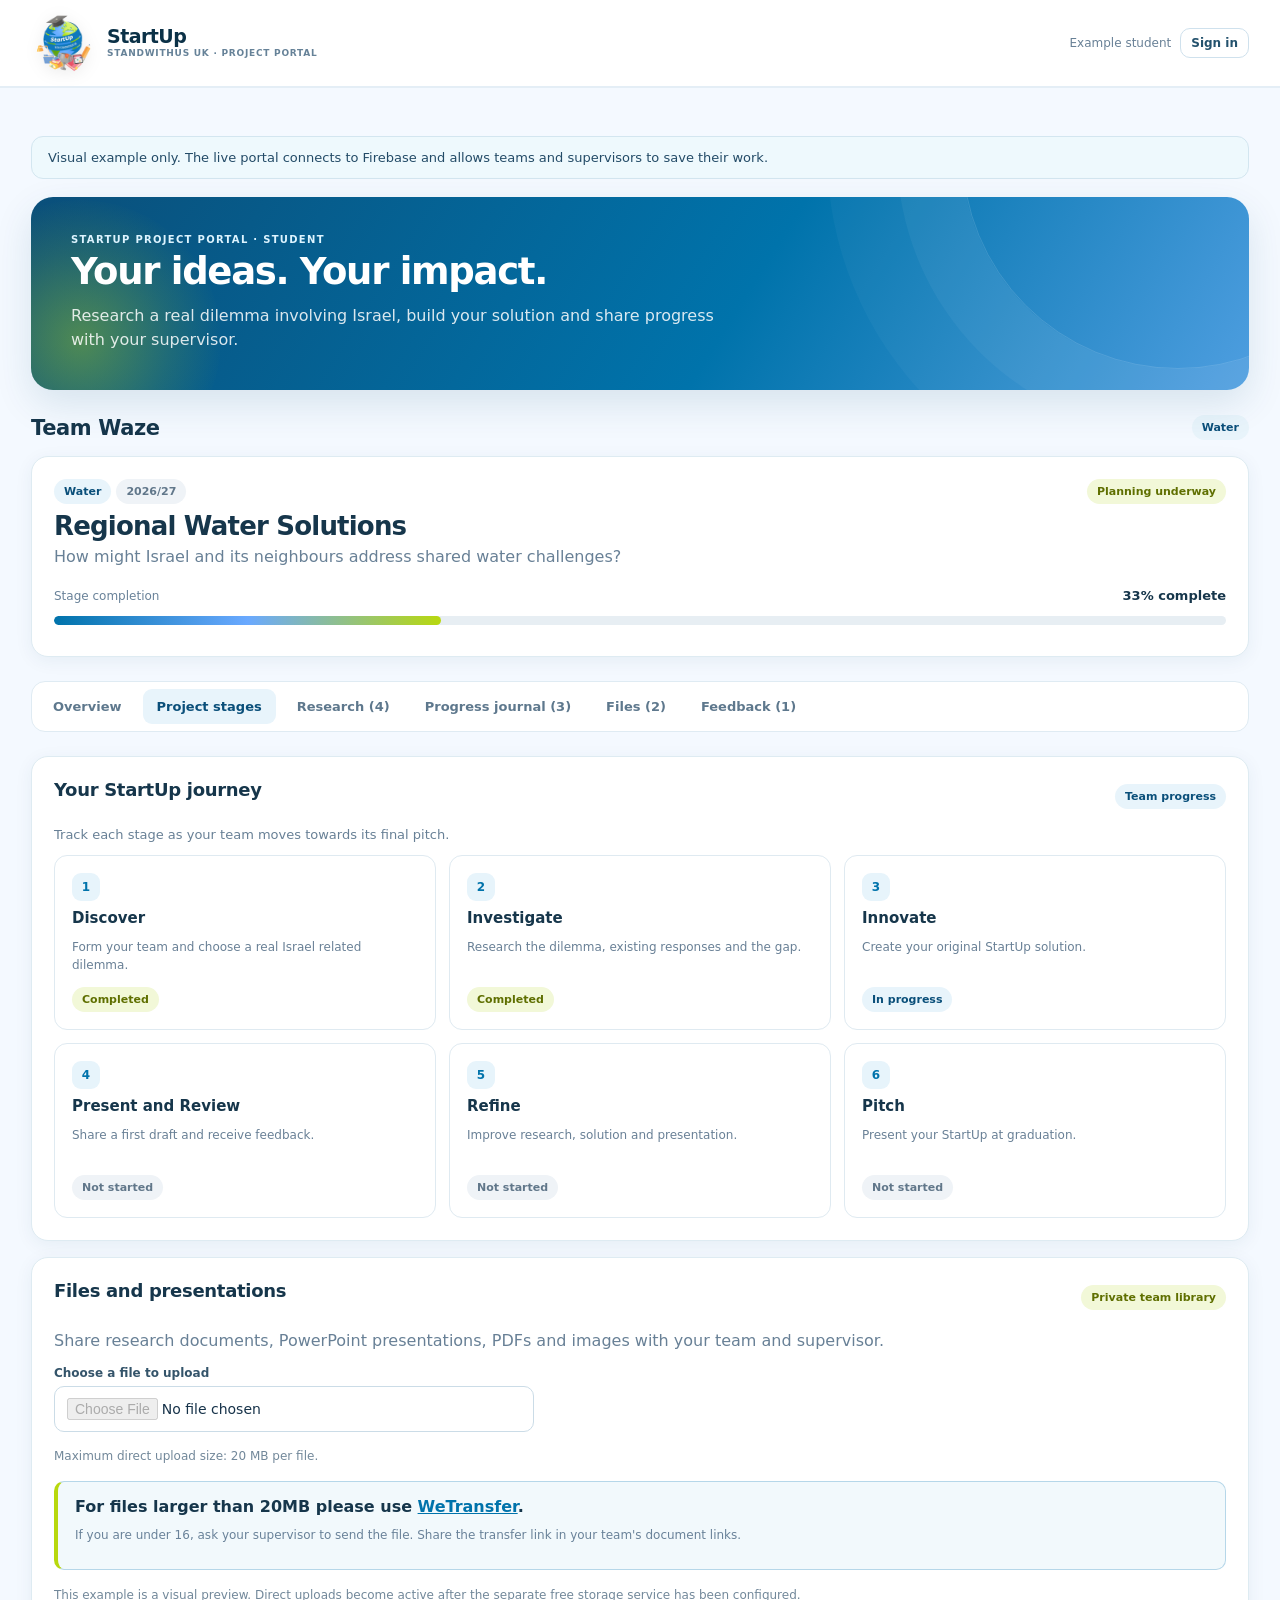
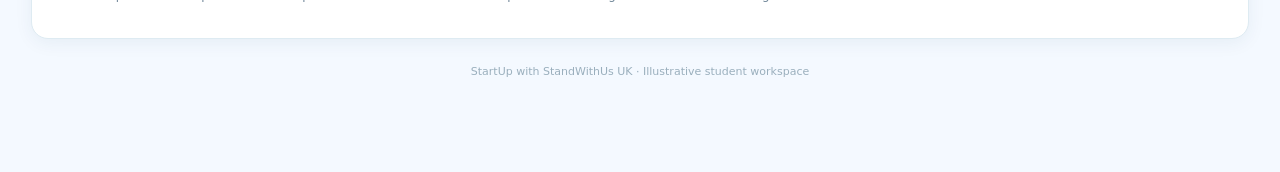
<file: preview.html>
<!doctype html>
<html lang="en-GB"><head><meta charset="utf-8"><meta name="viewport" content="width=device-width,initial-scale=1">
<title>StartUp Portal | Example Workspace</title>
<link rel="icon" type="image/png" href="favicon.png?v=3"><link rel="stylesheet" href="styles.css?v=3">
<style>.brandlogo{width:64px!important;height:64px!important;max-width:64px!important;max-height:64px!important;object-fit:contain!important} .demo-note{border:1px solid #d3e6f0;padding:13px 16px;border-radius:12px;margin:18px 0;background:#eef9fd;color:#234b67;font-size:13px}.membernames{display:flex;flex-wrap:wrap;gap:7px;margin-top:8px}.memberchip{display:inline-flex;align-items:center;border:1px solid #d5e8f5;background:#f3f9ff;color:#205574;border-radius:999px;padding:6px 11px;font-size:12px;font-weight:700}.roster-header{margin-top:15px}</style>
</head><body><div class="shell"><header class="topbar"><div class="topinner"><div class="brand"><img src="logo.png?v=3" alt="StartUp logo" class="brandlogo" width="64" height="64" style="width:64px;height:64px;object-fit:contain"><span>StartUp<small>StandWithUs UK · Project Portal</small></span></div><div class="topactions"><span class="muted" style="font-size:12px">Example student</span><a class="btn small outline" href="index.html">Sign in</a></div></div></header>
<main class="container"><div class="demo-note">Visual example only. The live portal connects to Firebase and allows teams and supervisors to save their work.</div>
<section class="hero"><div class="eyebrow">STARTUP PROJECT PORTAL · STUDENT</div><h1>Your ideas. Your impact.</h1><p>Research a real dilemma involving Israel, build your solution and share progress with your supervisor.</p></section>
<div class="pagehead"><h2>Team Waze</h2><span class="pill">Water</span></div>
<section class="card"><div class="teamheader"><div><span class="pill">Water</span> <span class="pill dim">2026/27</span><h2>Regional Water Solutions</h2><p class="muted" style="margin:0">How might Israel and its neighbours address shared water challenges?</p></div><span class="pill good">Planning underway</span></div>
<div class="row between" style="margin-top:22px"><span class="subtle">Stage completion</span><b style="font-size:13px">33% complete</b></div><div class="progressline"><span style="width:33%"></span></div></section>
<nav class="tabs" aria-label="Example workspace sections"><button class="tab">Overview</button><button class="tab active">Project stages</button><button class="tab">Research (4)</button><button class="tab">Progress journal (3)</button><button class="tab">Files (2)</button><button class="tab">Feedback (1)</button></nav>
<div class="card"><div class="sectionhead"><h3 class="sectiontitle">Your StartUp journey</h3><span class="pill">Team progress</span></div><p class="muted" style="font-size:13px">Track each stage as your team moves towards its final pitch.</p><div class="stagegrid">
<article class="stagecard"><div class="number">1</div><h4>Discover</h4><p>Form your team and choose a real Israel related dilemma.</p><span class="pill good">Completed</span></article>
<article class="stagecard"><div class="number">2</div><h4>Investigate</h4><p>Research the dilemma, existing responses and the gap.</p><span class="pill good">Completed</span></article>
<article class="stagecard"><div class="number">3</div><h4>Innovate</h4><p>Create your original StartUp solution.</p><span class="pill">In progress</span></article>
<article class="stagecard"><div class="number">4</div><h4>Present and Review</h4><p>Share a first draft and receive feedback.</p><span class="pill dim">Not started</span></article>
<article class="stagecard"><div class="number">5</div><h4>Refine</h4><p>Improve research, solution and presentation.</p><span class="pill dim">Not started</span></article>
<article class="stagecard"><div class="number">6</div><h4>Pitch</h4><p>Present your StartUp at graduation.</p><span class="pill dim">Not started</span></article>
</div></div><section class="card" style="margin-top:16px"><div class="sectionhead"><h3 class="sectiontitle">Files and presentations</h3><span class="pill good">Private team library</span></div><p class="muted">Share research documents, PowerPoint presentations, PDFs and images with your team and supervisor.</p><div class="field" style="max-width:480px"><label>Choose a file to upload</label><input type="file" disabled aria-label="Illustrative file upload control"></div><p class="hint">Maximum direct upload size: 20 MB per file.</p><div style="background:#f2f9fc;border:1px solid #b6d7e9;border-left:4px solid #b8d80e;border-radius:10px;padding:15px 17px;margin:16px 0"><strong>For files larger than 20MB please use <a href="https://wetransfer.com/" target="_blank" rel="noopener noreferrer">WeTransfer</a>.</strong><p class="subtle">If you are under 16, ask your supervisor to send the file. Share the transfer link in your team's document links.</p></div><p class="hint">This example is a visual preview. Direct uploads become active after the separate free storage service has been configured.</p></section><div class="foot">StartUp with StandWithUs UK · Illustrative student workspace</div></main></div></body></html>
</file>
<file: styles.css>
:root{--startup-blue:#0073ab;--startup-blue-dark:#0a4f7a;--startup-blue-soft:#e8f4fb;--startup-sky:#6aa9ff;--startup-green:#b8d80e;--startup-green-soft:#f2f8d8;--startup-ink:#16364b;--startup-slate:#5f7a8f;font-family:Inter,ui-sans-serif,system-ui,-apple-system,BlinkMacSystemFont,"Segoe UI",sans-serif;color:var(--startup-ink);background:#f4f9ff;font-synthesis:none}*{box-sizing:border-box}body{margin:0;min-height:100vh}button,input,textarea,select{font:inherit}button{cursor:pointer}a{color:var(--startup-blue)}a:hover{text-decoration:underline}button:focus-visible,input:focus-visible,select:focus-visible,textarea:focus-visible,a:focus-visible{outline:3px solid #86c6ff;outline-offset:2px}.shell{min-height:100vh} .topbar{background:#fff;border-bottom:2px solid #e4eef6;position:sticky;top:0;z-index:5} .topinner{max-width:1270px;padding:11px 26px;margin:auto;display:flex;align-items:center;justify-content:space-between;gap:12px} .brand{display:inline-flex;align-items:center;gap:12px;text-decoration:none;color:#0b3147;font-weight:850;font-size:19px;letter-spacing:-.55px;min-width:0} .brandlogo{width:64px;height:64px;max-width:64px;max-height:64px;object-fit:contain;display:block;flex-shrink:0;filter:drop-shadow(0 3px 8px rgba(0,0,0,.08))} .brand small{display:block;color:#668298;letter-spacing:.75px;text-transform:uppercase;font-weight:750;font-size:9px;line-height:1.45;max-width:215px}.authaside .brand small{color:#def4ff}.topactions{display:flex;gap:9px;align-items:center}.container{max-width:1270px;margin:0 auto;padding:30px 26px 68px}.hero{background:linear-gradient(122deg,#0a4f7a 0%,#0073ab 58%,#4e9ee0 100%);border-radius:22px;padding:37px 40px;color:#fff;position:relative;overflow:hidden;box-shadow:0 14px 38px rgba(0,71,107,.12)}.hero:after{content:"";border:1px solid #ffffff22;border-radius:50%;width:430px;height:430px;position:absolute;right:-145px;top:-260px;box-shadow:0 0 0 65px #ffffff0b,0 0 0 135px #ffffff08;pointer-events:none}.hero:before{content:"";position:absolute;inset:auto auto -90px -90px;width:280px;height:280px;background:radial-gradient(circle,#b8d80e66 0%,#b8d80e22 45%,transparent 72%);border-radius:50%;pointer-events:none}.hero>*{position:relative;z-index:1}.hero h1{font-size:clamp(25px,3vw,37px);line-height:1.1;letter-spacing:-1.3px;margin:7px 0 11px}.hero p{opacity:.85;margin:0;max-width:670px;line-height:1.55}.eyebrow{font-weight:850;letter-spacing:1.3px;font-size:10px;text-transform:uppercase;color:var(--startup-blue)}.hero .eyebrow{color:#ddf4ff}.pagehead{display:flex;justify-content:space-between;align-items:center;gap:14px;margin:25px 0 16px}.pagehead h2{margin:0;font-size:21px;letter-spacing:-.4px}.muted{color:#688096}.grid{display:grid;grid-template-columns:repeat(3,minmax(0,1fr));gap:15px}.grid2{display:grid;grid-template-columns:repeat(2,minmax(0,1fr));gap:15px} .card{background:white;border:1px solid #deebf2;border-radius:17px;padding:22px;box-shadow:0 4px 18px #103d5910}.teamcard{transition:transform .15s,border-color .15s}.teamcard:hover{transform:translateY(-2px);border-color:#88cbe7}.teamcard h3{font-size:18px;letter-spacing:-.4px;margin:11px 0 8px}.teamcard p{font-size:14px;line-height:1.55}.teammeta{display:flex;flex-wrap:wrap;align-items:center;gap:8px}.pill{border-radius:999px;padding:6px 10px;font-size:11px;font-weight:750;color:var(--startup-blue-dark);background:#e8f4fb;display:inline-block}.pill.dim{background:#eff3f7;color:#61778a}.pill.good{background:var(--startup-green-soft);color:#5f6f00}.btn{display:inline-flex;align-items:center;justify-content:center;gap:8px;border:1px solid transparent;padding:10px 14px;border-radius:10px;font-weight:800;font-size:13px;line-height:1.2;text-decoration:none;transition:background .15s,transform .15s;white-space:nowrap}.btn:hover{text-decoration:none;transform:translateY(-1px)}.btn.primary{background:var(--startup-blue);color:#fff}.btn.primary:hover{background:#055a86}.btn.secondary{background:var(--startup-green-soft);color:#5f6f00}.btn.outline{background:#fff;border-color:#cfe1ed;color:#24526d}.btn.danger{background:#fceced;color:#a43240}.btn.small{font-size:12px;padding:7px 10px}.btn:disabled{opacity:.55;cursor:default}.field{display:flex;flex-direction:column;gap:6px;margin-bottom:15px}.field label{font-size:12px;font-weight:800;color:#34546a}.field input,.field textarea,.field select{width:100%;background:#fff;border:1px solid #cbdce7;border-radius:10px;padding:11px 12px;color:#17334a;outline:none;font-size:14px}.field textarea{min-height:88px;resize:vertical;line-height:1.5}.field input:focus,.field textarea:focus,.field select:focus{border-color:var(--startup-blue);box-shadow:0 0 0 3px rgba(0,115,171,.12)}.hint{font-size:12px;color:#72889a;line-height:1.5}.empty{background:#f7fbff;border:1px dashed #c5dce9;border-radius:14px;text-align:center;padding:36px 22px;color:#698299}.empty strong{display:block;color:#24526d;margin-bottom:8px} .authwrap{min-height:100vh;display:grid;grid-template-columns:minmax(400px,44%) minmax(0,56%)} .authaside{background:linear-gradient(150deg,#0a4f7a 0%,#0073ab 64%,#4d9fe3 100%);color:#fff;padding:clamp(28px,4vw,68px);display:flex;flex-direction:column;justify-content:space-between;gap:38px;min-height:100vh;position:relative;overflow:hidden} .authaside h1{font-size:clamp(33px,3.5vw,57px);line-height:1.12;letter-spacing:-1.8px;max-width:580px;margin:20px 0 22px}.authaside:after{content:"";position:absolute;right:-70px;bottom:-70px;width:280px;height:280px;background:radial-gradient(circle,#b8d80e40 0%,#b8d80e12 50%,transparent 72%);border-radius:50%}.authaside p{max-width:480px;line-height:1.8;opacity:.9} .authaside .brand{color:#fff;position:relative;z-index:1;align-self:flex-start;background:rgba(255,255,255,.10);border:1px solid rgba(255,255,255,.18);padding:9px 16px 9px 9px;border-radius:18px;max-width:100%}.authaside .brandlogo{width:76px;height:76px;max-width:76px;max-height:76px} .authmain{display:grid;place-items:center;padding:48px clamp(22px,6vw,92px);background:#f8fbfe;min-width:0}.authbox{max-width:480px;width:100%}.authbox h2{font-size:29px;letter-spacing:-1px;margin:0 0 8px}.authbox p{color:#607b90;line-height:1.6}.authbox .btn{width:100%;padding:13px}.authfeatures{display:grid;gap:12px;margin-top:28px;position:relative;z-index:1}.authfeature{background:#ffffff12;border:1px solid #ffffff1f;padding:14px 16px;border-radius:12px;backdrop-filter:blur(4px)}.row{display:flex;gap:11px;align-items:center;flex-wrap:wrap}.between{justify-content:space-between}.stack{display:grid;gap:14px}.twofield{display:grid;grid-template-columns:1fr 1fr;gap:13px}.tabs{display:flex;gap:7px;overflow-x:auto;background:#fff;border:1px solid #dfebf3;padding:7px;border-radius:14px;margin:24px 0}.tab{border:none;background:transparent;color:#5e788d;padding:10px 14px;border-radius:9px;font-size:13px;font-weight:750;white-space:nowrap}.tab.active{background:#e8f4fb;color:var(--startup-blue-dark)}.teamheader{display:flex;gap:14px;justify-content:space-between;align-items:start}.teamheader h2{margin:7px 0 6px;font-size:26px;letter-spacing:-.8px}.progressline{height:9px;border-radius:999px;background:#e7eef3;overflow:hidden;margin:13px 0 9px}.progressline span{height:100%;display:block;border-radius:inherit;background:linear-gradient(90deg,var(--startup-blue),var(--startup-sky),var(--startup-green))}.stagegrid{display:grid;grid-template-columns:repeat(3,minmax(0,1fr));gap:13px}.stagecard{border:1px solid #dfeaf1;background:#fff;border-radius:13px;padding:17px}.stagecard h4{margin:8px 0 6px;font-size:15px}.stagecard p{font-size:12px;color:#698096;min-height:36px;line-height:1.45}.stagecard select{font-size:12px;width:100%;border:1px solid #d7e4ee;border-radius:9px;padding:9px;background:#f9fcfe}.stagecard .number{width:28px;height:28px;background:#e7f4fb;color:var(--startup-blue);border-radius:9px;display:grid;place-items:center;font-weight:850;font-size:12px}.sectiontitle{font-size:18px;margin:0 0 14px;letter-spacing:-.3px}.sectionhead{display:flex;align-items:center;justify-content:space-between;gap:8px;margin-bottom:13px}.item{border:1px solid #e4edf4;border-radius:12px;padding:16px;margin-bottom:10px;background:#fff}.item h4{margin:0 0 5px;font-size:14px}.item p{font-size:13px;color:#587084;line-height:1.55;white-space:pre-wrap;margin:8px 0}.item .meta{color:#8a9ba9;font-size:11px}.linkline{overflow-wrap:anywhere;font-size:12px}.fileitem{display:flex;justify-content:space-between;align-items:center;gap:12px}.filetype{width:42px;height:42px;border-radius:10px;background:#eaf4f9;display:grid;place-items:center;color:var(--startup-blue);font-size:11px;font-weight:900}.alert{padding:13px 16px;border-radius:11px;border:1px solid #b5dded;background:#eaf7fd;color:#24556c;font-size:13px;line-height:1.5}.alert.warning{background:#fff7e7;border-color:#f1d6a5;color:#865c18}.admincols{display:grid;grid-template-columns:1fr 1fr;gap:16px}.tablewrap{overflow:auto}.table{width:100%;border-collapse:collapse;font-size:13px}.table th{text-align:left;color:#688096;border-bottom:1px solid #e5edf3;font-size:11px;text-transform:uppercase;letter-spacing:.7px;padding:12px 9px}.table td{padding:13px 9px;border-bottom:1px solid #eef3f7;vertical-align:middle}.table tr:last-child td{border-bottom:0}.loading{height:100vh;display:flex;align-items:center;justify-content:center;flex-direction:column;color:#56738b;gap:14px}.spinner{width:29px;height:29px;border:3px solid #dbecf6;border-top-color:var(--startup-blue);border-radius:100%;animation:spin .8s linear infinite}@keyframes spin{to{transform:rotate(360deg)}}.toast{position:fixed;z-index:50;right:20px;bottom:20px;background:var(--startup-blue-dark);color:#fff;border-radius:11px;padding:13px 17px;box-shadow:0 14px 34px #0003;max-width:370px;font-size:13px;display:none}.toast.show{display:block}.toast.error{background:#9e3041}.divider{height:1px;background:#e4edf3;margin:22px 0}.subtle{font-size:12px;color:#698299}.foot{text-align:center;color:#9aafbd;font-size:11px;padding:26px}.introicon{width:37px;height:37px;display:grid;place-items:center;border-radius:11px;background:#e7f5fc;font-size:18px}.cardsummary{min-height:34px}.right{margin-left:auto}.statrow{display:flex;gap:16px;flex-wrap:wrap}.stat{flex:1;min-width:145px;background:white;border:1px solid #e2ebf1;border-radius:13px;padding:17px}.stat strong{font-size:28px;display:block;color:#0a577e}.stat span{font-size:12px;color:#698299}.note{border-left:3px solid var(--startup-green);padding:12px 16px;background:#f6fbeb;border-radius:0 9px 9px 0;color:#4a6a7e;font-size:12px;line-height:1.5}.narrow{max-width:720px}.maxtext{max-width:750px;line-height:1.6;white-space:pre-wrap}.code{font-family:ui-monospace,monospace;background:#eef4f7;padding:3px 6px;border-radius:5px}.labeltop{margin:0 0 7px;color:#6a8496;font-size:12px}@media(max-width:900px){.authwrap{grid-template-columns:1fr}.authaside{min-height:auto;padding:28px}.authaside h1{font-size:37px}.authfeatures{display:none}.authmain{min-height:55vh}.grid,.stagegrid{grid-template-columns:repeat(2,minmax(0,1fr))}.admincols{grid-template-columns:1fr}}@media(max-width:650px){.container{padding:20px 14px 48px}.topinner{padding:12px 15px}.brand{font-size:17px}.brandlogo{width:46px;height:46px}.hero{padding:27px 22px;border-radius:16px}.pagehead{align-items:start}.grid,.grid2,.stagegrid,.twofield{grid-template-columns:1fr}.card{padding:17px}.teamheader{flex-direction:column}.tabs{margin:18px 0}.authaside h1{font-size:32px}.btn{white-space:normal}.statrow{display:grid;grid-template-columns:1fr 1fr;gap:8px}.stat{min-width:0}.topactions .muted{display:none}}

/* Keep the brand neat even if an older layout stylesheet is cached */
.brand img,.authaside .brand img,.topbar .brand img{width:64px!important;height:64px!important;max-width:64px!important;max-height:64px!important;object-fit:contain!important;flex-shrink:0!important}
.authaside .brand img{width:76px!important;height:76px!important;max-width:76px!important;max-height:76px!important}
@media(max-width:900px){.authwrap{grid-template-columns:1fr}.authaside{min-height:auto;gap:22px;padding:28px}.authaside .brand img{width:62px!important;height:62px!important}.authmain{min-height:54vh;padding:36px 22px}.authaside h1{font-size:36px;margin:15px 0}.authaside p{line-height:1.6}}
@media(max-width:650px){.brand{font-size:16px}.brand small{font-size:8px;letter-spacing:.4px}.topbar .brand img{width:47px!important;height:47px!important;max-width:47px!important;max-height:47px!important}.authaside .brand img{width:56px!important;height:56px!important;max-width:56px!important;max-height:56px!important}.authaside h1{font-size:31px}.authaside{padding:22px}.authmain{padding:30px 18px}.authbox h2{font-size:25px}.authaside .brand{padding:5px 9px 5px 5px}}

/* Private team register */
.membernames{display:flex;flex-wrap:wrap;gap:7px;margin-top:8px}
.memberchip{display:inline-flex;align-items:center;border:1px solid #d5e8f5;background:#f3f9ff;color:#205574;border-radius:999px;padding:6px 11px;font-size:12px;font-weight:700;max-width:100%;overflow-wrap:anywhere}
.roster-header{margin-top:15px}
.roster-header .membernames{margin-top:6px}
.memberlist-small{font-size:12px;color:#456b82;line-height:1.5;min-width:120px;display:block;max-width:270px}

/* Private document library */
.uploadform input[type="file"]{padding:12px;background:#f8fbff;border:1px dashed #a5c9de;min-height:52px}.upload-progress{font-size:12px;color:#0a4f7a;font-weight:700;margin-top:12px;min-height:18px}.file-description{overflow-wrap:anywhere;max-width:260px}.fileitem{align-items:flex-start;flex-wrap:wrap}.fileitem>.row:first-child{flex:1 1 210px}.fileitem>.row:last-child{margin-left:auto}.filetype{flex-shrink:0}

/* Large file guidance */
.largefile-note{margin-top:16px;padding:15px 17px;border:1px solid #b6d7e9;border-left:4px solid #b8d80e;border-radius:10px;background:#f2f9fc;color:#16364b;font-size:13px;line-height:1.55}
.largefile-note strong{font-size:14px}.largefile-note a{color:#00669c;text-decoration:underline;text-underline-offset:2px}.largefile-note p{margin:7px 0 0;color:#496579;font-size:12px}.upload-warning{color:#943d1d!important}
</file>
